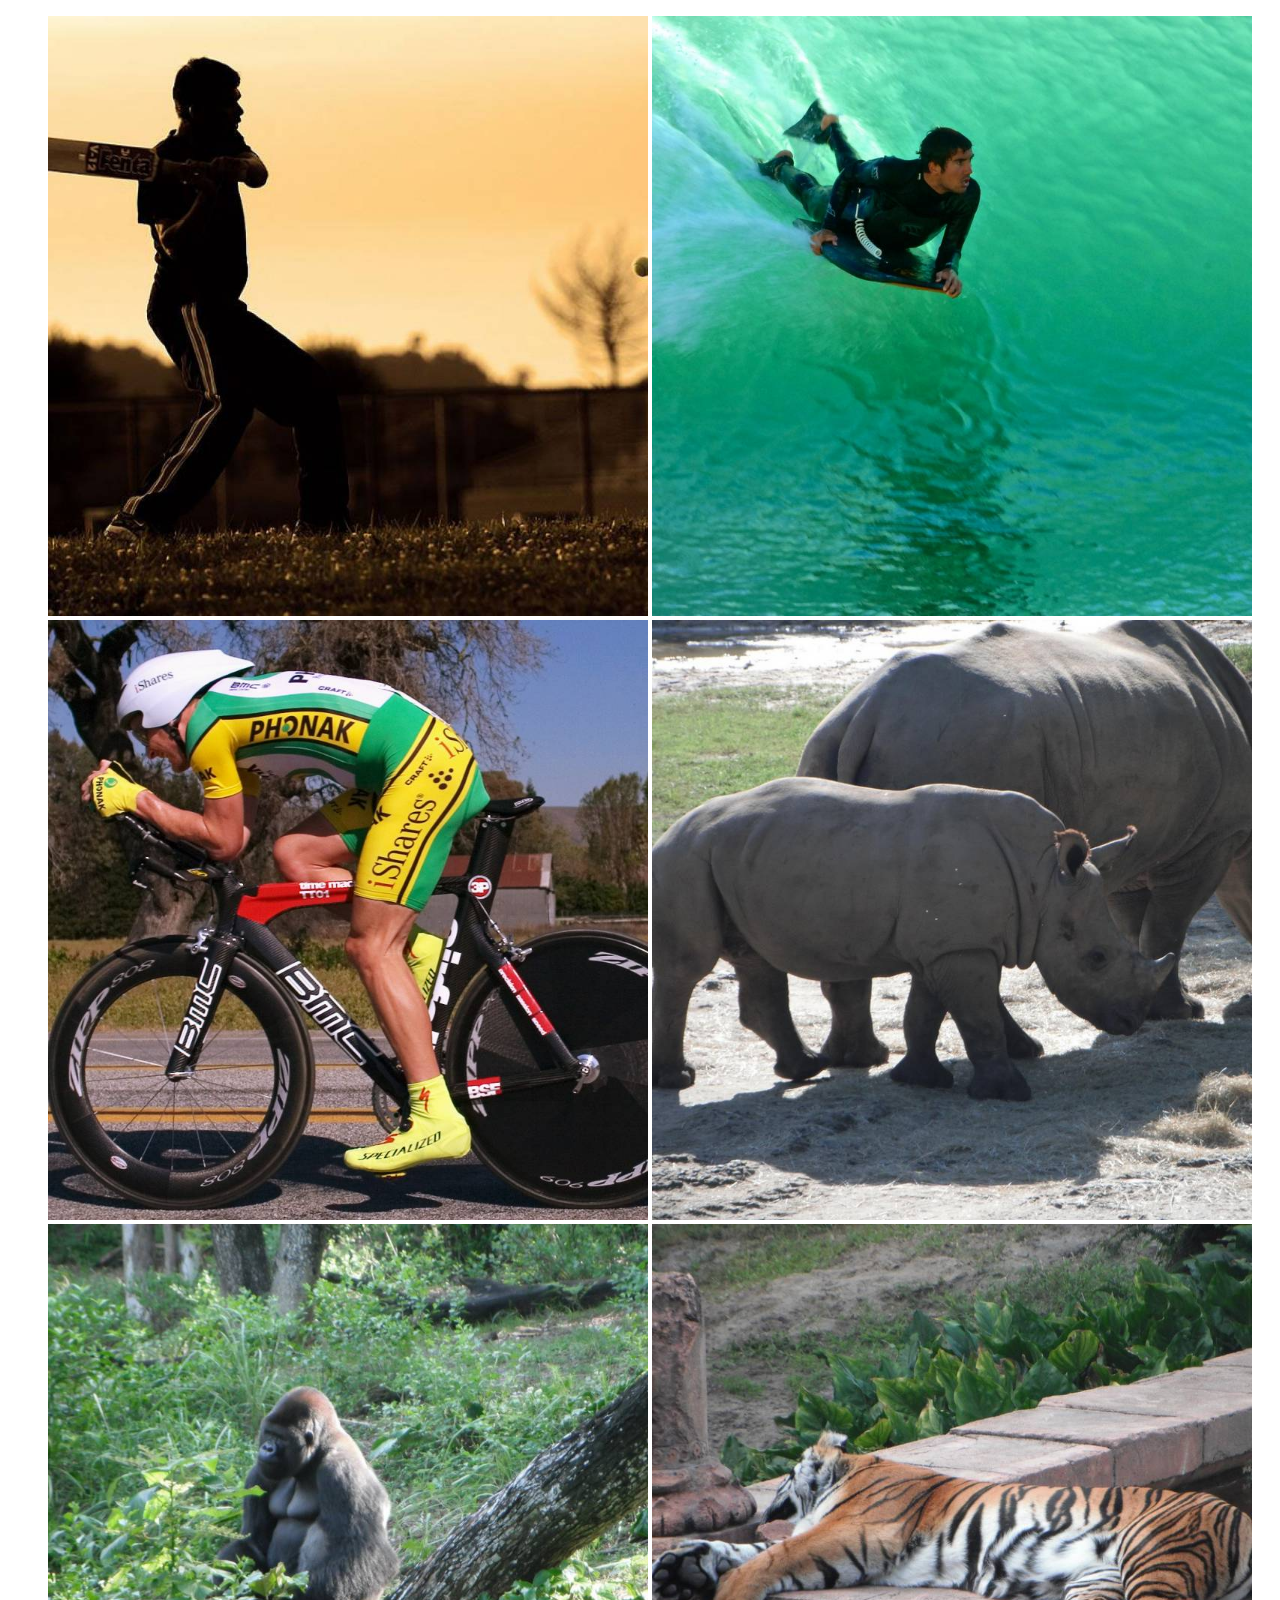
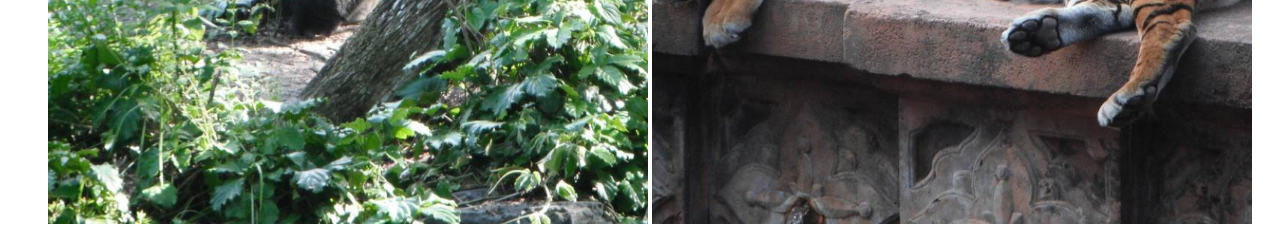
<file: Gallery/index.html>
<!DOCTYPE html>
<html lang="en">
<head>
    <meta charset="UTF-8">
    <title>CodersLab</title>
    <link rel="stylesheet" href="css/style.css">
    <script type="text/javascript" src="js/app.js"></script>
</head>
<body>

<div class="gallery">
    <ul>
        <li><img src="images/1.jpeg"></li>
        <li><img src="images/2.jpeg"></li>
        <li><img src="images/3.jpeg"></li>
        <li><img src="images/4.jpeg"></li>
        <li><img src="images/5.jpeg"></li>
        <li><img src="images/6.jpeg"></li>
    </ul>
</div>
</body>
</html>
</file>
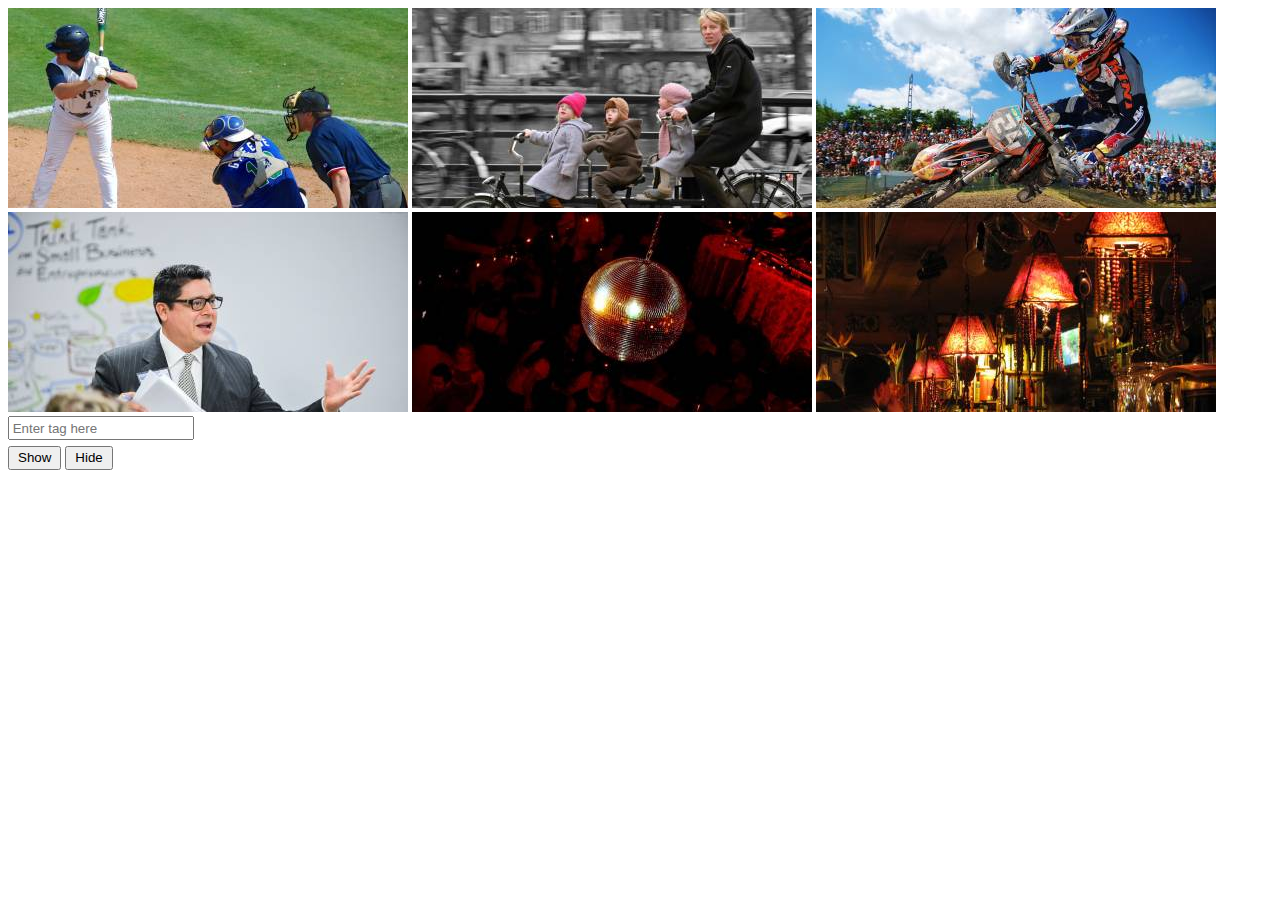
<file: GalleryWithFilter/index.html>
<!DOCTYPE html>
<html lang="en">
<head>
    <meta charset="UTF-8">
    <title>CodersLab</title>
    <link rel="stylesheet" href="css/style.css">
    <script src="js/app.js" type="text/javascript"></script>
</head>
<body>

<div id="gallery">
    <img data-tag="baseball,sport,people" src="images/1.jpeg">
    <img data-tag="bike,people" src="images/2.jpeg">
    <img data-tag="motorbike,sport,people" src="images/3.jpeg">
    <img data-tag="people" src="images/4.jpeg">
    <img data-tag="people,nightlife" src="images/5.jpeg">
    <img data-tag="nightlife" src="images/6.jpeg">
</div>

<input class="tagInput" id="tagInput" type="text" placeholder="Enter tag here">
<br>
<button class="btn" id="showButton">Show</button>
<button class="btn" id="hideButton">Hide</button>
</body>
</html>
</file>
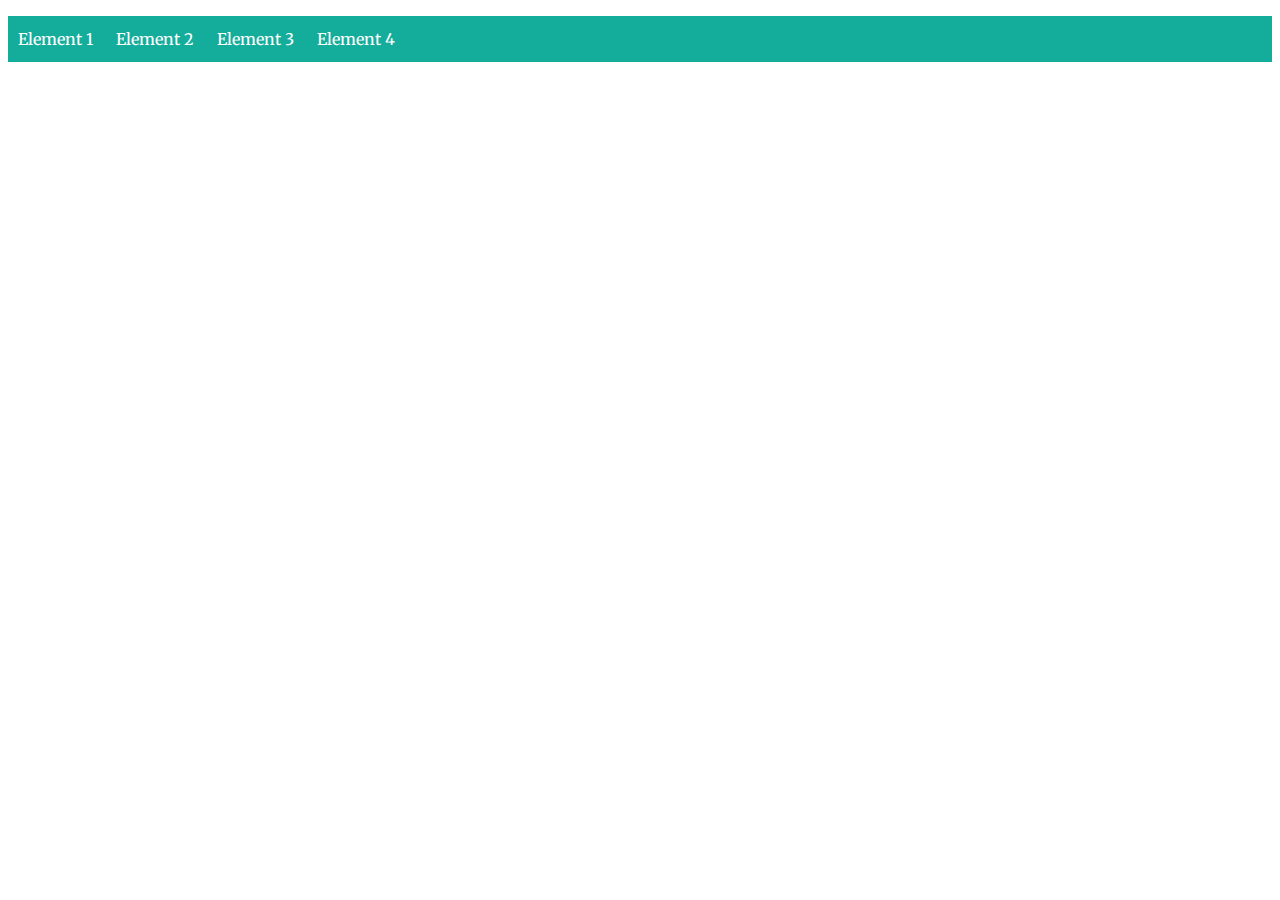
<file: Menu/index.html>
<!DOCTYPE html>
<html lang="pl-PL">
<head>
    <meta charset="UTF-8">
    <title>CodersLab</title>
    <link href="https://fonts.googleapis.com/css?family=Merriweather:700&amp;subset=latin-ext" rel="stylesheet">
    <link rel="stylesheet" href="css/style.css">
    <script type="text/javascript" src="js/app.js"></script>
</head>
<body>

<div class="nav">
    <ul class="dropdown">
        <li>Element 1</li>
        <li>Element 2
            <ul class="dropdown-content">
                <li>Element 2.1</li>
                <li>Element 2.2</li>
                <li>Element 2.3</li>
                <li>Element 2.4</li>
            </ul>
        </li>
        <li>Element 3</li>
        <li>Element 4
            <ul class="dropdown-content">
                <li>Element 4.1</li>
                <li>Element 4.2</li>
                <li>Element 4.3</li>
                <li>Element 4.4</li>
            </ul>
        </li>
    </ul>
</div>

</body>
</html>
</file>
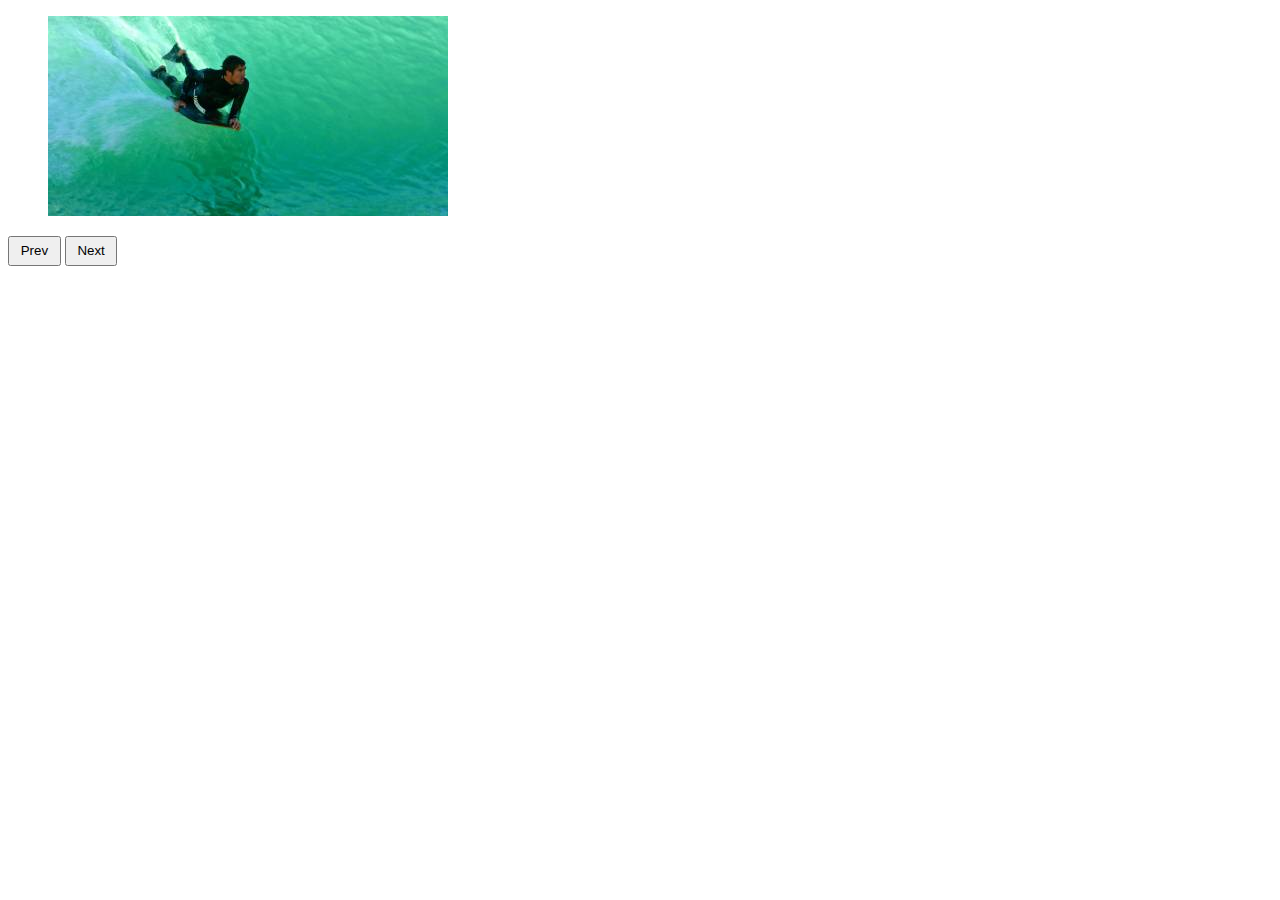
<file: Slider/index.html>
<!DOCTYPE html>
<html lang="en">
<head>
    <meta charset="UTF-8">
    <title>CodersLab</title>
    <link rel="stylesheet" href="css/style.css">
    <script type="text/javascript" src="js/app.js">

    </script>
</head>
<body>

<div class="slider">
    <ul>
        <li><img src="images/1.jpeg"></li>
        <li><img src="images/2.jpeg"></li>
        <li><img src="images/3.jpeg"></li>
        <li><img src="images/4.jpeg"></li>
        <li><img src="images/5.jpeg"></li>
        <li><img src="images/6.jpeg"></li>
    </ul>
    <button id="prevPicture">Prev</button>
    <button id="nextPicture">Next</button>
</div>

</body>
</html>
</file>
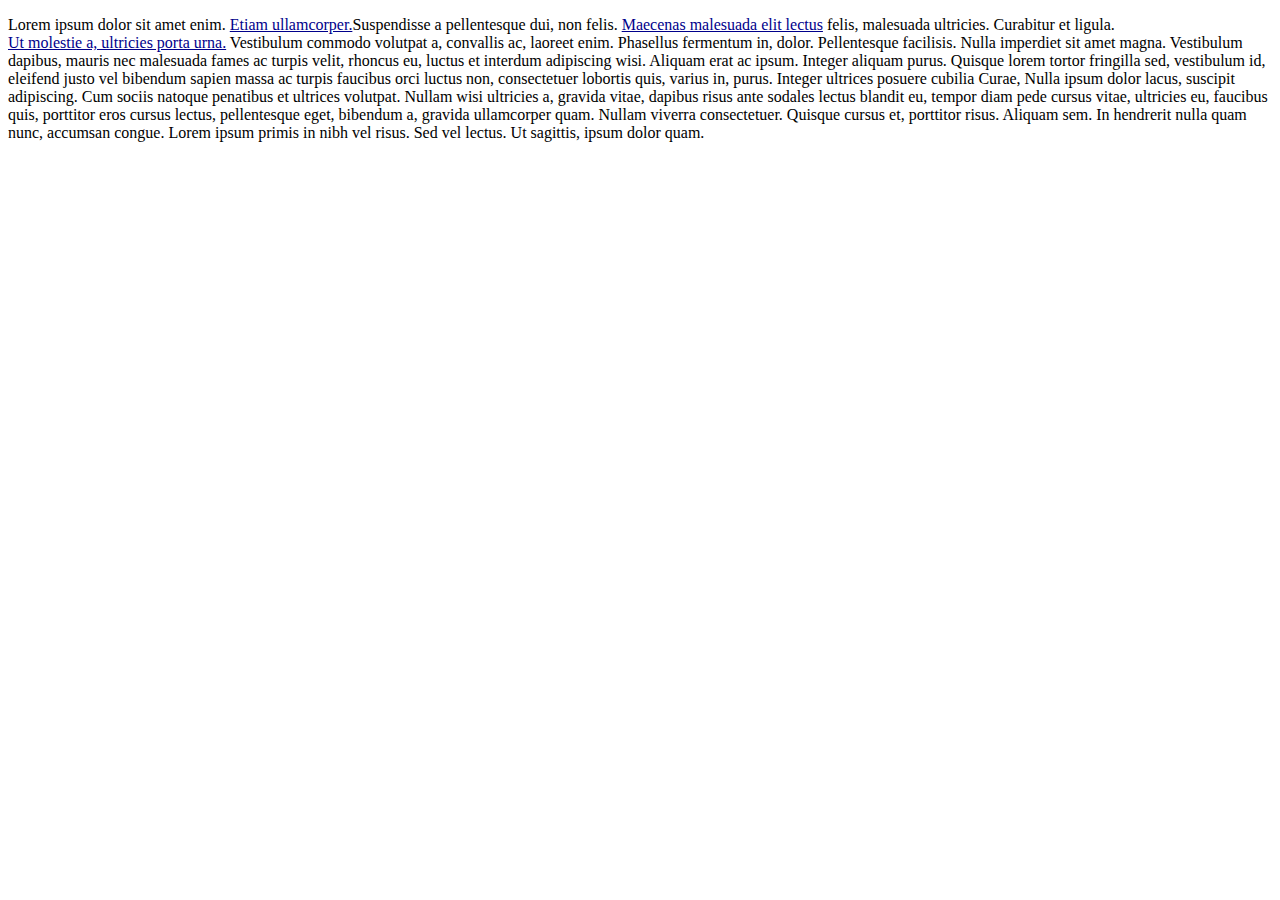
<file: Tooltips/index.html>
<!DOCTYPE html>
<html lang="pl-PL">
<head>
    <meta charset="UTF-8">
    <title>CodersLab</title>
    <link rel="stylesheet" href="css/style.css">
    <script type="text/javascript" src="js/app.js"></script>
</head>
<body>

<p>
    Lorem ipsum dolor sit amet enim. <span class="tooltip" data-text="To jest text tooltipa"> Etiam ullamcorper.</span>Suspendisse a pellentesque dui, non felis. <span class="tooltip" data-text="Tooltip 2">Maecenas malesuada elit lectus</span> felis, malesuada ultricies. Curabitur et ligula.<span class="tooltip" data-text="Tooltip 3">Ut molestie a, ultricies porta urna.</span> Vestibulum commodo volutpat a, convallis ac, laoreet enim. Phasellus fermentum in, dolor. Pellentesque facilisis. Nulla imperdiet sit amet magna. Vestibulum dapibus, mauris nec malesuada fames ac turpis velit, rhoncus eu, luctus et interdum adipiscing wisi. Aliquam erat ac ipsum. Integer aliquam purus. Quisque lorem tortor fringilla sed, vestibulum id, eleifend justo vel bibendum sapien massa ac turpis faucibus orci luctus non, consectetuer lobortis quis, varius in, purus. Integer ultrices posuere cubilia Curae, Nulla ipsum dolor lacus, suscipit adipiscing. Cum sociis natoque penatibus et ultrices volutpat. Nullam wisi ultricies a, gravida vitae, dapibus risus ante sodales lectus blandit eu, tempor diam pede cursus vitae, ultricies eu, faucibus quis, porttitor eros cursus lectus, pellentesque eget, bibendum a, gravida ullamcorper quam. Nullam viverra consectetuer. Quisque cursus et, porttitor risus. Aliquam sem. In hendrerit nulla quam nunc, accumsan congue. Lorem ipsum primis in nibh vel risus. Sed vel lectus. Ut sagittis, ipsum dolor quam.
</p>

</body>
</html>
</file>
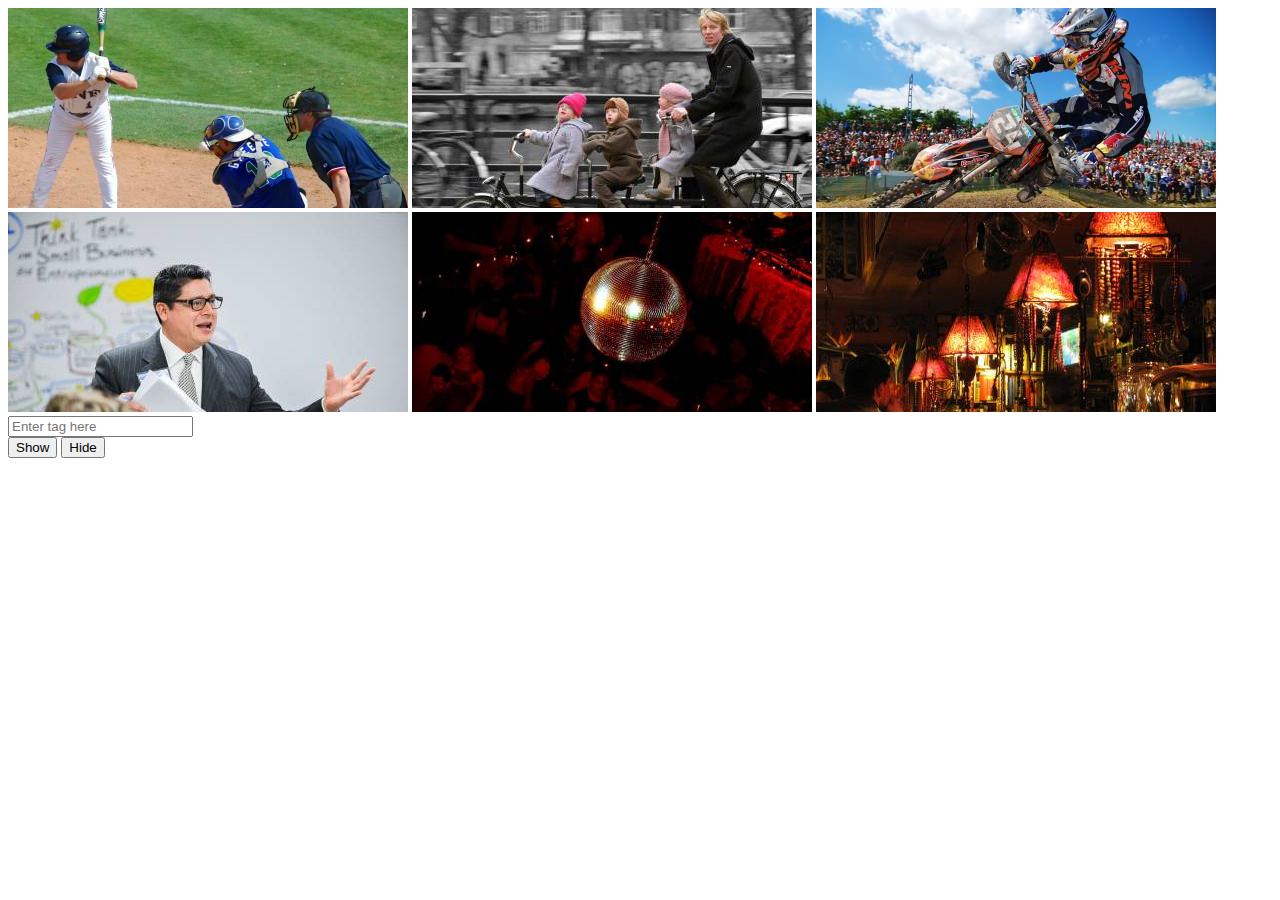
<file: Warsztat 2 - JS/GalleryWithFilter/index.html>
<!DOCTYPE html>
<html lang="en">
<head>
    <meta charset="UTF-8">
    <title>CodersLab</title>
    <link rel="stylesheet" href="css/style.css">
    <script src="js/app.js" type="text/javascript"></script>
</head>
<body>

<div id="gallery">
    <img data-tag="baseball,sport,people" src="images/1.jpeg">
    <img data-tag="bike,people" src="images/2.jpeg">
    <img data-tag="motorbike,sport,people" src="images/3.jpeg">
    <img data-tag="people" src="images/4.jpeg">
    <img data-tag="people,nightlife" src="images/5.jpeg">
    <img data-tag="nightlife" src="images/6.jpeg">
</div>

<input id="tagInput" type="text" placeholder="Enter tag here">
<br>
<button id="showButton">Show</button>
<button id="hideButton">Hide</button>
</body>
</html>
</file>
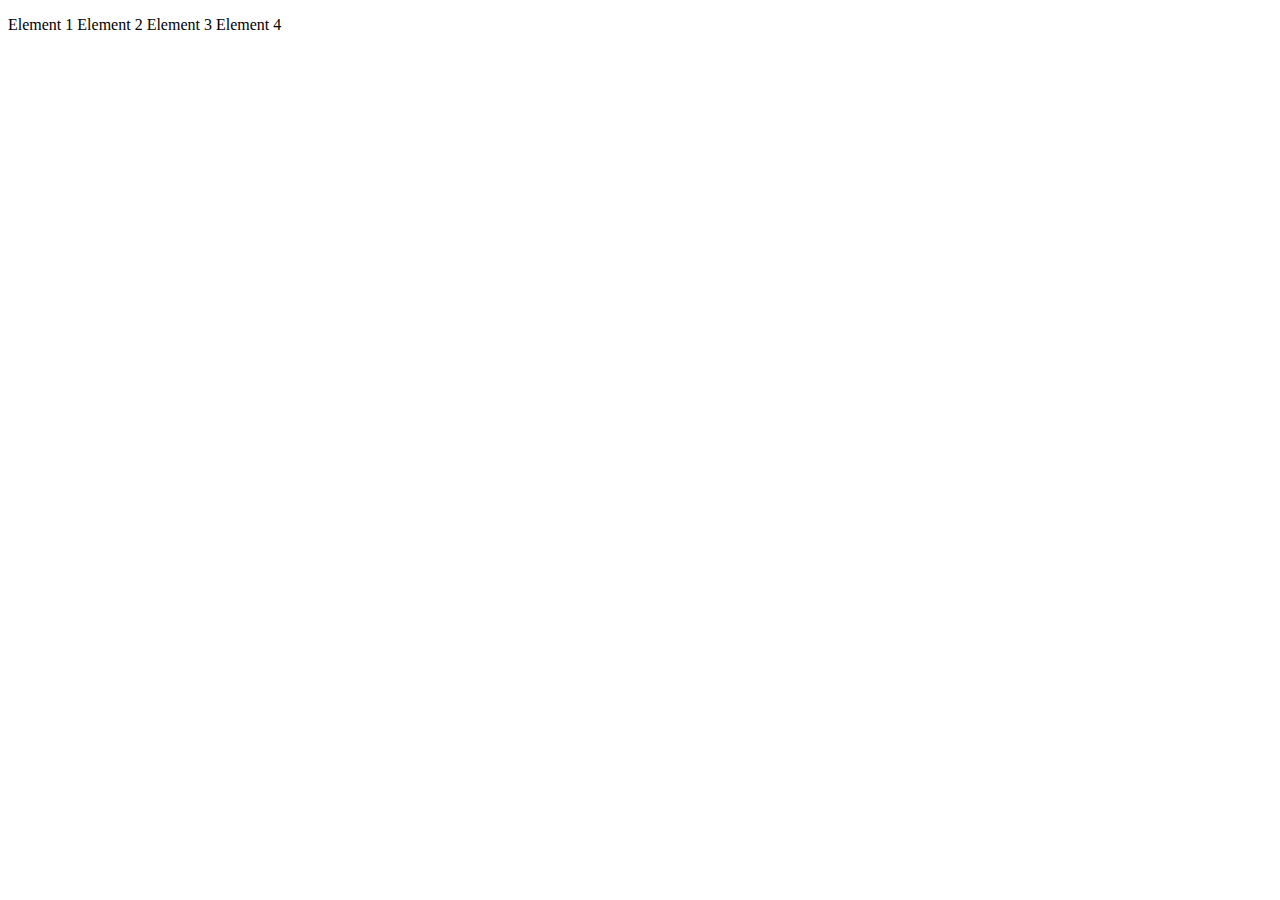
<file: Warsztat 2 - JS/Menu/index.html>
<!DOCTYPE html>
<html lang="pl-PL">
<head>
    <meta charset="UTF-8">
    <title>CodersLab</title>
    <link rel="stylesheet" href="css/style.css">
    <script type="text/javascript" src="js/app.js"></script>
</head>
<body>

<div class="nav">
    <ul>
        <li>Element 1</li>
        <li>Element 2
            <ul>
                <li>Element 2.1</li>
                <li>Element 2.2</li>
                <li>Element 2.3</li>
                <li>Element 2.4</li>
            </ul>
        </li>
        <li>Element 3</li>
        <li>Element 4
            <ul>
                <li>Element 4.1</li>
                <li>Element 4.2</li>
                <li>Element 4.3</li>
                <li>Element 4.4</li>
            </ul>
        </li>
    </ul>
</div>

</body>
</html>
</file>
<file: Gallery/css/style.css>
.gallery ul {
    list-style: none;
}

.gallery li {
    display: inline-block;
    cursor: pointer;
}

.gallery li img {
    width: 600px;
    height: 600px;
}

.fullScreen {
    position: fixed;
    width: 100%;
    height: 100%;
    left: 0;
    top: 0;
    z-index: 1;
    background:rgba(255,255,255,0.7);
}
.fullScreen .close {
    display: block;
    margin: auto;
}

.fullScreen img {
    display: block;
    margin: 15px auto 5px;
    width: auto;
    height: calc(100% - 50px);
}

.close {
  cursor: pointer;
  padding: 0.2em 0.8em;
}
</file>
<file: GalleryWithFilter/css/style.css>
.invisible {
    display: none;
}

.btn {
  cursor: pointer;
  padding: 0.2em 0.6em;
  margin-top: 0.4em;
}

.tagInput {
  padding: 0.2em;
}
</file>
<file: Menu/css/style.css>
* {
    box-sizing: border-box;
}

.dropdown,
.dropdown-content {
    list-style: none;
    width: 100%;
    background: #14ad9b;
    font-family: 'Merriweather', serif;
    color: white;
    padding: 0;
}

.dropdown>li {
    display: inline-block;
    position: relative;
    padding: 0.8em 0.6em;
    cursor: pointer;
}

.dropdown-content {
    display: none;
    position: absolute;
    width: 150px;
    margin-top: 0.8em;
    left:0;
}

.dropdown-content>li {
    padding: 0.4em;
    left:0;
    cursor: pointer;
}

li:hover {
    background: #129b8b;
}
</file>
<file: Slider/css/style.css>
.slider ul{
    list-style: none;
}

.slider li{
    display: none;
}

.slider .visible{
    display: inline-block;
}

#nextPicture,
#prevPicture {
  cursor: pointer;
  padding: 0.4em 0.8em;
}
</file>
<file: Tooltips/css/style.css>
.tooltip {
    text-decoration: underline;
    color: darkblue;
    position: relative;
    display: inline-block;
}

.tooltipText {
    position: absolute;
    top: 100%;
    display: block;
    background-color: white;
    color: black;
    border: solid black 1px;
    z-index: 1;
}
</file>
<file: Warsztat 2 - JS/GalleryWithFilter/css/style.css>
.invisible {
    display: none;
}
</file>
<file: Warsztat 2 - JS/Menu/css/style.css>
ul {
    padding: 0;
}

.nav ul {
    list-style: none;
    width: 100%;
}

.nav>ul>li {
    display: inline-block;
    position: relative;
}

.nav>ul>li>ul {
    display: none;
    position: absolute;
    width: 300px;
}
</file>
